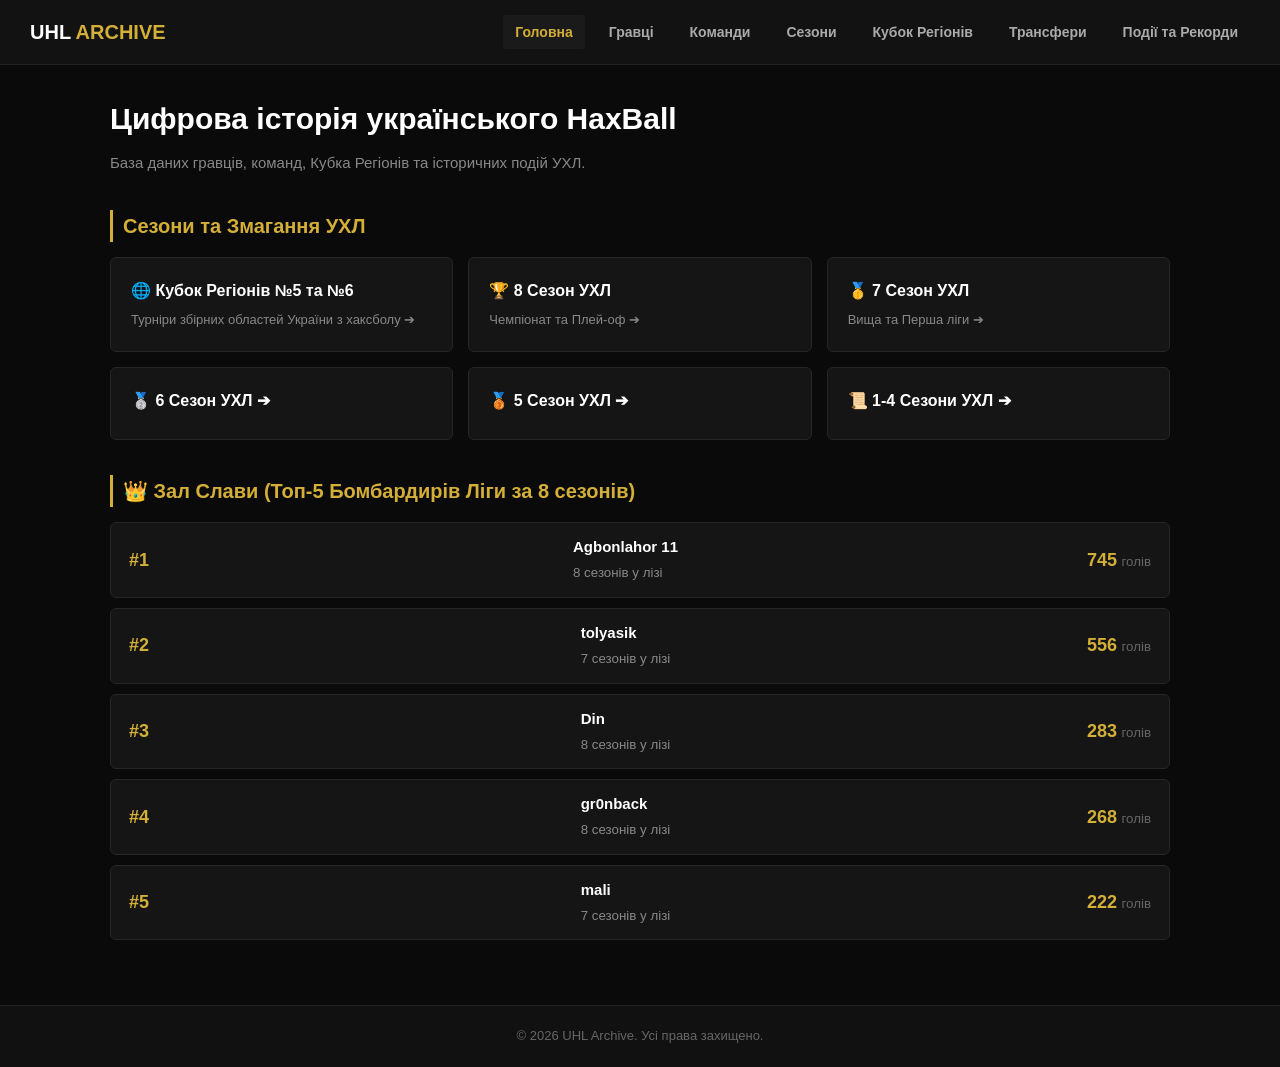
<file: index.html>
<!DOCTYPE html>
<html lang="uk">
<head>
    <meta charset="UTF-8">
    <meta http-equiv="Content-Type" content="text/html; charset=UTF-8">
    <meta name="viewport" content="width=device-width, initial-scale=1.0">
    <title>UHL ARCHIVE | Цифрова історія українського HaxBall</title>
    <style>
        * { box-sizing: border-box; margin: 0; padding: 0; }
        body { background-color: #0a0a0a; color: #e0e0e0; font-family: 'Segoe UI', Tahoma, Geneva, Verdana, sans-serif; line-height: 1.6; display: flex; flex-direction: column; min-height: 100vh; }
        .navbar { background: #121212; border-bottom: 1px solid #222; padding: 15px 30px; display: flex; justify-content: space-between; align-items: center; position: sticky; top: 0; z-index: 100; }
        .navbar .logo { font-size: 20px; font-weight: 800; color: #fff; }
        .navbar .logo span { color: #d4af37; }
        .navbar nav { display: flex; gap: 12px; }
        .navbar nav a { color: #aaa; text-decoration: none; font-size: 14px; font-weight: 600; padding: 6px 12px; border-radius: 4px; transition: 0.2s; }
        .navbar nav a:hover, .navbar nav a.active { color: #d4af37; background: #1a1a1a; }
        .container { max-width: 1100px; margin: 0 auto; padding: 30px 20px; flex: 1; width: 100%; }
        .hero { margin-bottom: 35px; }
        .hero h1 { font-size: 30px; color: #fff; margin-bottom: 8px; }
        .hero p { color: #888; font-size: 15px; }
        .section { margin-bottom: 35px; }
        .section h2 { color: #d4af37; font-size: 20px; margin-bottom: 15px; border-left: 3px solid #d4af37; padding-left: 10px; }
        .card-grid { display: grid; grid-template-columns: repeat(auto-fill, minmax(260px, 1fr)); gap: 15px; }
        .card { background: #151515; border: 1px solid #262626; border-radius: 6px; padding: 20px; text-decoration: none; color: inherit; display: block; transition: 0.2s; }
        .card:hover { border-color: #d4af37; background: #1c1c1c; transform: translateY(-2px); }
        .card h3 { color: #fff; font-size: 16px; margin-bottom: 6px; }
        .card p { color: #888; font-size: 13px; }
        .player-card-mini { background: #151515; border: 1px solid #262626; border-radius: 6px; padding: 12px 18px; display: flex; align-items: center; justify-content: space-between; margin-bottom: 10px; }
        .player-card-mini .rank { font-size: 18px; font-weight: 800; color: #d4af37; width: 35px; }
        .player-card-mini .info strong { display: block; font-size: 15px; color: #fff; }
        footer { background: #111; border-top: 1px solid #222; text-align: center; padding: 20px; color: #666; font-size: 13px; }
    </style>
</head>
<body>
    <header class="navbar">
        <div class="logo">UHL <span>ARCHIVE</span></div>
        <nav>
            <a href="index.html" class="active">Головна</a>
            <a href="players.html">Гравці</a>
            <a href="teams.html">Команди</a>
            <a href="seasons.html">Сезони</a>
            <a href="regions.html">Кубок Регіонів</a>
            <a href="transfers.html">Трансфери</a>
            <a href="events.html">Події та Рекорди</a>
        </nav>
    </header>

    <main class="container">
        <div class="hero">
            <h1>Цифрова історія українського HaxBall</h1>
            <p>База даних гравців, команд, Кубка Регіонів та історичних подій УХЛ.</p>
        </div>

        <section class="section">
            <h2>Сезони та Змагання УХЛ</h2>
            <div class="card-grid">
                <a href="regions.html" class="card">
                    <h3>🌐 Кубок Регіонів №5 та №6</h3>
                    <p>Турніри збірних областей України з хаксболу ➔</p>
                </a>
                <a href="seasons.html" class="card">
                    <h3>🏆 8 Сезон УХЛ</h3>
                    <p>Чемпіонат та Плей-оф ➔</p>
                </a>
                <a href="seasons.html" class="card">
                    <h3>🥇 7 Сезон УХЛ</h3>
                    <p>Вища та Перша ліги ➔</p>
                </a>
                <a href="seasons.html" class="card">
                    <h3>🥈 6 Сезон УХЛ ➔</h3>
                </a>
                <a href="seasons.html" class="card">
                    <h3>🥉 5 Сезон УХЛ ➔</h3>
                </a>
                <a href="seasons.html" class="card">
                    <h3>📜 1-4 Сезони УХЛ ➔</h3>
                </a>
            </div>
        </section>

        <section class="section">
            <h2>👑 Зал Слави (Топ-5 Бомбардирів Ліги за 8 сезонів)</h2>
            <div class="player-card-mini">
                <div class="rank">#1</div>
                <div class="info"><strong>Agbonlahor 11</strong><small style="color: #888;">8 сезонів у лізі</small></div>
                <div><span style="color: #d4af37; font-weight: bold; font-size: 18px;">745</span> <small style="color: #666;">голів</small></div>
            </div>
            <div class="player-card-mini">
                <div class="rank">#2</div>
                <div class="info"><strong>tolyasik</strong><small style="color: #888;">7 сезонів у лізі</small></div>
                <div><span style="color: #d4af37; font-weight: bold; font-size: 18px;">556</span> <small style="color: #666;">голів</small></div>
            </div>
            <div class="player-card-mini">
                <div class="rank">#3</div>
                <div class="info"><strong>Din</strong><small style="color: #888;">8 сезонів у лізі</small></div>
                <div><span style="color: #d4af37; font-weight: bold; font-size: 18px;">283</span> <small style="color: #666;">голів</small></div>
            </div>
            <div class="player-card-mini">
                <div class="rank">#4</div>
                <div class="info"><strong>gr0nback</strong><small style="color: #888;">8 сезонів у лізі</small></div>
                <div><span style="color: #d4af37; font-weight: bold; font-size: 18px;">268</span> <small style="color: #666;">голів</small></div>
            </div>
            <div class="player-card-mini">
                <div class="rank">#5</div>
                <div class="info"><strong>mali</strong><small style="color: #888;">7 сезонів у лізі</small></div>
                <div><span style="color: #d4af37; font-weight: bold; font-size: 18px;">222</span> <small style="color: #666;">голів</small></div>
            </div>
        </section>
    </main>

    <footer>
        <p>© 2026 UHL Archive. Усі права захищено.</p>
    </footer>
</body>
</html>
</file>
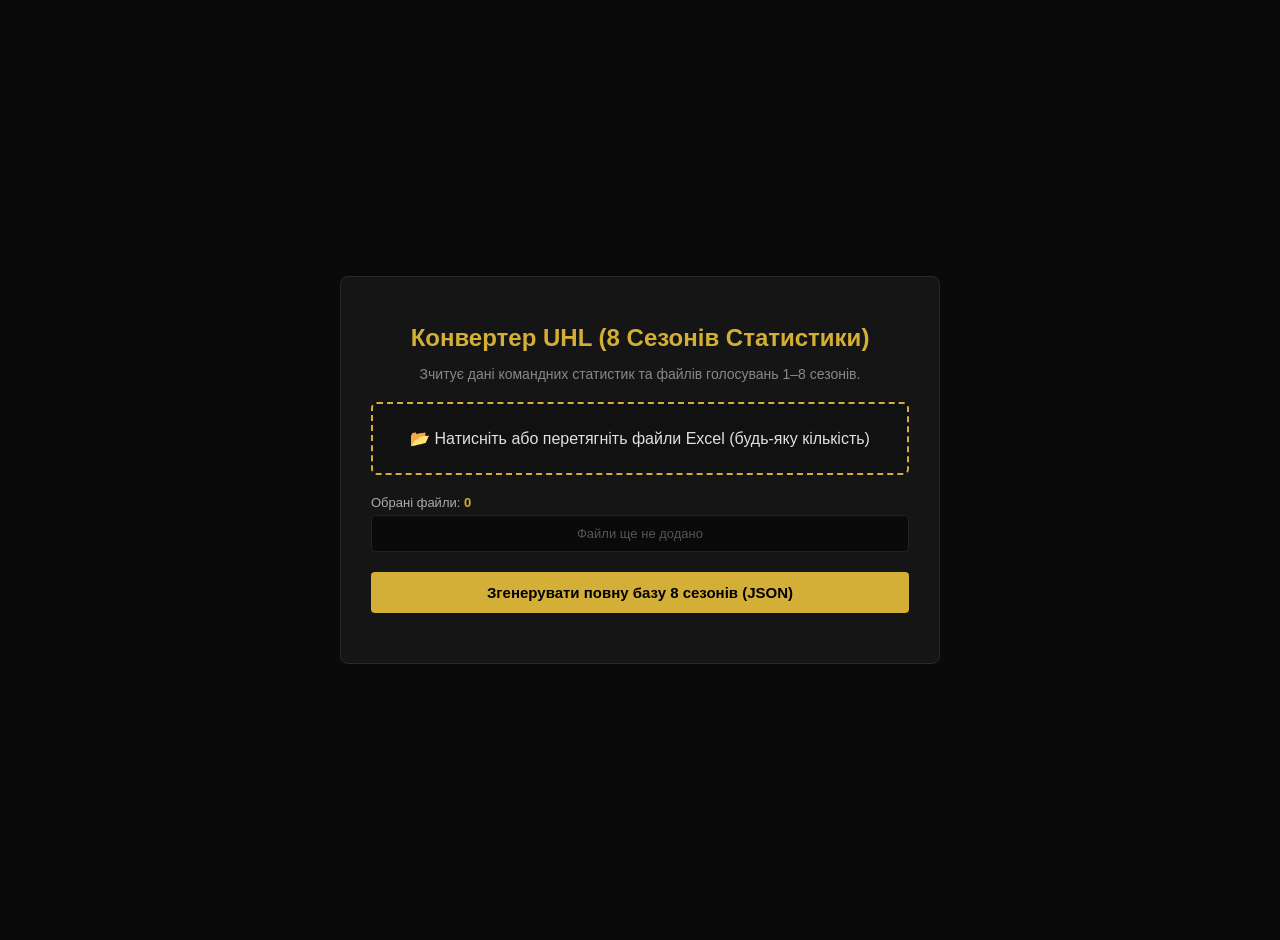
<file: converter.html>
<!DOCTYPE html>
<html lang="uk">
<head>
    <meta charset="UTF-8">
    <meta http-equiv="Content-Type" content="text/html; charset=UTF-8">
    <meta name="viewport" content="width=device-width, initial-scale=1.0">
    <title>UHL ARCHIVE | Розумний Конвертер 8 Сезонів</title>
    <style>
        body { background: #0a0a0a; color: #e0e0e0; font-family: 'Segoe UI', sans-serif; display: flex; justify-content: center; align-items: center; min-height: 100vh; margin: 0; padding: 20px; }
        .card { background: #151515; padding: 30px; border: 1px solid #2a2a2a; border-radius: 8px; width: 100%; max-width: 600px; text-align: center; box-sizing: border-box; }
        h1 { color: #d4af37; margin-bottom: 10px; font-size: 24px; }
        .drop-zone { border: 2px dashed #d4af37; padding: 25px; border-radius: 6px; background: #111; margin: 20px 0; cursor: pointer; transition: 0.2s; }
        .drop-zone:hover { background: #1a1a1a; border-color: #f1c40f; }
        .file-list { text-align: left; background: #0a0a0a; border: 1px solid #222; border-radius: 4px; max-height: 180px; overflow-y: auto; padding: 10px; margin-bottom: 20px; font-size: 13px; }
        .file-item { display: flex; justify-content: space-between; padding: 4px 0; border-bottom: 1px solid #1a1a1a; }
        button { background: #d4af37; color: #000; border: none; padding: 12px 20px; font-size: 15px; cursor: pointer; font-weight: bold; border-radius: 4px; width: 100%; }
        button:hover { background: #f1c40f; }
        #log { margin-top: 20px; color: #888; font-size: 13px; white-space: pre-wrap; text-align: left; max-height: 180px; overflow-y: auto; }
    </style>
    <script src="https://cdn.sheetjs.com/xlsx-latest/package/dist/xlsx.full.min.js"></script>
</head>
<body>
    <div class="card">
        <h1>Конвертер UHL (8 Сезонів Статистики)</h1>
        <p style="color: #888; font-size: 14px;">Зчитує дані командних статистик та файлів голосувань 1–8 сезонів.</p>

        <div class="drop-zone" onclick="document.getElementById('fileInput').click()" id="dropZone">
            📂 Натисніть або перетягніть файли Excel (будь-яку кількість)
            <input type="file" id="fileInput" multiple accept=".xlsx, .xls" style="display:none;" onchange="addFiles(this.files)">
        </div>

        <div style="text-align:left; margin-bottom: 5px; font-size: 13px; color: #aaa;">
            Обрані файли: <strong id="fileCount" style="color: #d4af37;">0</strong>
        </div>
        <div class="file-list" id="fileListContainer">
            <div style="color: #555; text-align:center;">Файли ще не додано</div>
        </div>
        
        <button onclick="processAllFiles()">Згенерувати повну базу 8 сезонів (JSON)</button>
        <div id="log"></div>
    </div>

    <script>
        let accumulatedFiles = [];

        function addFiles(files) {
            for (let f of files) {
                if (!accumulatedFiles.some(e => e.name === f.name && e.size === f.size)) accumulatedFiles.push(f);
            }
            renderFileList();
        }

        function renderFileList() {
            const container = document.getElementById('fileListContainer');
            document.getElementById('fileCount').innerText = accumulatedFiles.length;
            if (accumulatedFiles.length === 0) {
                container.innerHTML = '<div style="color: #555; text-align:center;">Файли ще не додано</div>';
                return;
            }
            container.innerHTML = accumulatedFiles.map((f, i) => `<div class="file-item"><span>📄 ${f.name}</span></div>`).join('');
        }

        function isValidPlayerName(name) {
            if (!name || typeof name !== 'string') return false;
            const str = name.trim();
            if (!str) return false;
            const lower = str.toLowerCase();
            const junk = ['місце', 'назва', 'результати', 'гравець', 'команда', 'кількість балів', 'чемпіонат:', 'кубок:', 'перша ліга', 'вища ліга', 'тест', 'сума', 'статистика', 'загальна', 'unnamed', '00:00:00'];
            for (let kw of junk) if (lower.includes(kw)) return false;
            if (/^\d+(\.\d+)?$/.test(str) && !['111', '69', '10', '50'].includes(str)) return false;
            if (/^\d{4}-\d{2}-\d{2}/.test(str)) return false;
            return true;
        }

        async function processAllFiles() {
            const log = document.getElementById('log');
            if (accumulatedFiles.length === 0) { log.innerText = "❌ Будь ласка, додайте файли Excel."; return; }

            log.innerText = `⏳ Зчитування та обробка всіх 8 сезонів...\n`;
            const playersDb = {};
            let pCounter = 1;

            function addPlayerStat(name, g=0, a=0, cs=0, season="", team="") {
                const clean = name.trim();
                let pid = null;
                for (let [k, v] of Object.entries(playersDb)) {
                    if (v.name.toLowerCase() === clean.toLowerCase()) { pid = k; break; }
                }
                if (!pid) {
                    pid = 'p' + pCounter++;
                    playersDb[pid] = { name: clean, current_team: team || "", stats: { matches: 0, goals: 0, assists: 0, cs: 0 }, history: [] };
                }
                playersDb[pid].stats.goals += parseInt(g) || 0;
                playersDb[pid].stats.assists += parseInt(a) || 0;
                playersDb[pid].stats.cs += parseInt(cs) || 0;
                if (team && !playersDb[pid].current_team) playersDb[pid].current_team = team;
                if (season) {
                    const h = team ? `${season}: ${team}` : season;
                    if (!playersDb[pid].history.includes(h)) playersDb[pid].history.push(h);
                }
            }

            for (const file of accumulatedFiles) {
                if (file.name.includes("інформація")) continue;
                log.innerText += `📂 Обробка: ${file.name}...\n`;
                const buffer = await file.arrayBuffer();
                const workbook = XLSX.read(buffer);

                let seasonNum = "1";
                const match = file.name.match(/\d+/);
                if (match) seasonNum = match[0];

                const seasonLabel = `Сезон ${seasonNum}`;

                workbook.SheetNames.forEach(sheetName => {
                    if (['Загальні результати голосування', 'Загальна', 'Голи', 'Асисти', 'Сухі тайми'].includes(sheetName)) return;

                    const sheet = workbook.Sheets[sheetName];
                    const data = XLSX.utils.sheet_to_json(sheet, {header: 1});

                    data.forEach(row => {
                        if (!row) return;

                        // Зчитування стандартних статистичних листів (UHL 2, UHL 3)
                        if (row[2] && isValidPlayerName(row[2].toString())) {
                            const pname = row[2].toString();
                            const g = parseInt(row[5] || row[6]) || 0;
                            const a = parseInt(row[8] || row[10]) || 0;
                            const cs = parseInt(row[11] || row[14]) || 0;
                            if (g || a || cs) addPlayerStat(pname, g, a, cs, seasonLabel, sheetName);
                        }

                        // Зчитування з листів голосувань (Сезони 4-8, ліва таблиця)
                        if (row[3] && isValidPlayerName(row[3].toString())) {
                            const pname = row[3].toString();
                            const g = parseInt(row[4]) || 0;
                            const a = parseInt(row[5]) || 0;
                            const cs = parseInt(row[6]) || 0;
                            if (g || a || cs) addPlayerStat(pname, g, a, cs, seasonLabel);
                        }

                        // Зчитування з листів голосувань (Перша ліга, права таблиця)
                        if (row[17] && isValidPlayerName(row[17].toString())) {
                            const pname = row[17].toString();
                            const g = parseInt(row[18]) || 0;
                            const a = parseInt(row[19]) || 0;
                            const cs = parseInt(row[20]) || 0;
                            if (g || a || cs) addPlayerStat(pname, g, a, cs, seasonLabel);
                        }
                    });
                });
            }

            const jsonString = JSON.stringify({ players: playersDb }, null, 2);
            const blob = new Blob([jsonString], { type: "application/json" });
            const link = document.createElement("a");
            link.href = URL.createObjectURL(blob);
            link.download = "database.json";
            link.click();

            log.innerText += `\n✅ Успішно! Згенеровано базу даних 8 сезонів (${Object.keys(playersDb).length} гравців).\nЗавантажується database.json...`;
        }
    </script>
</body>
</html>
</file>
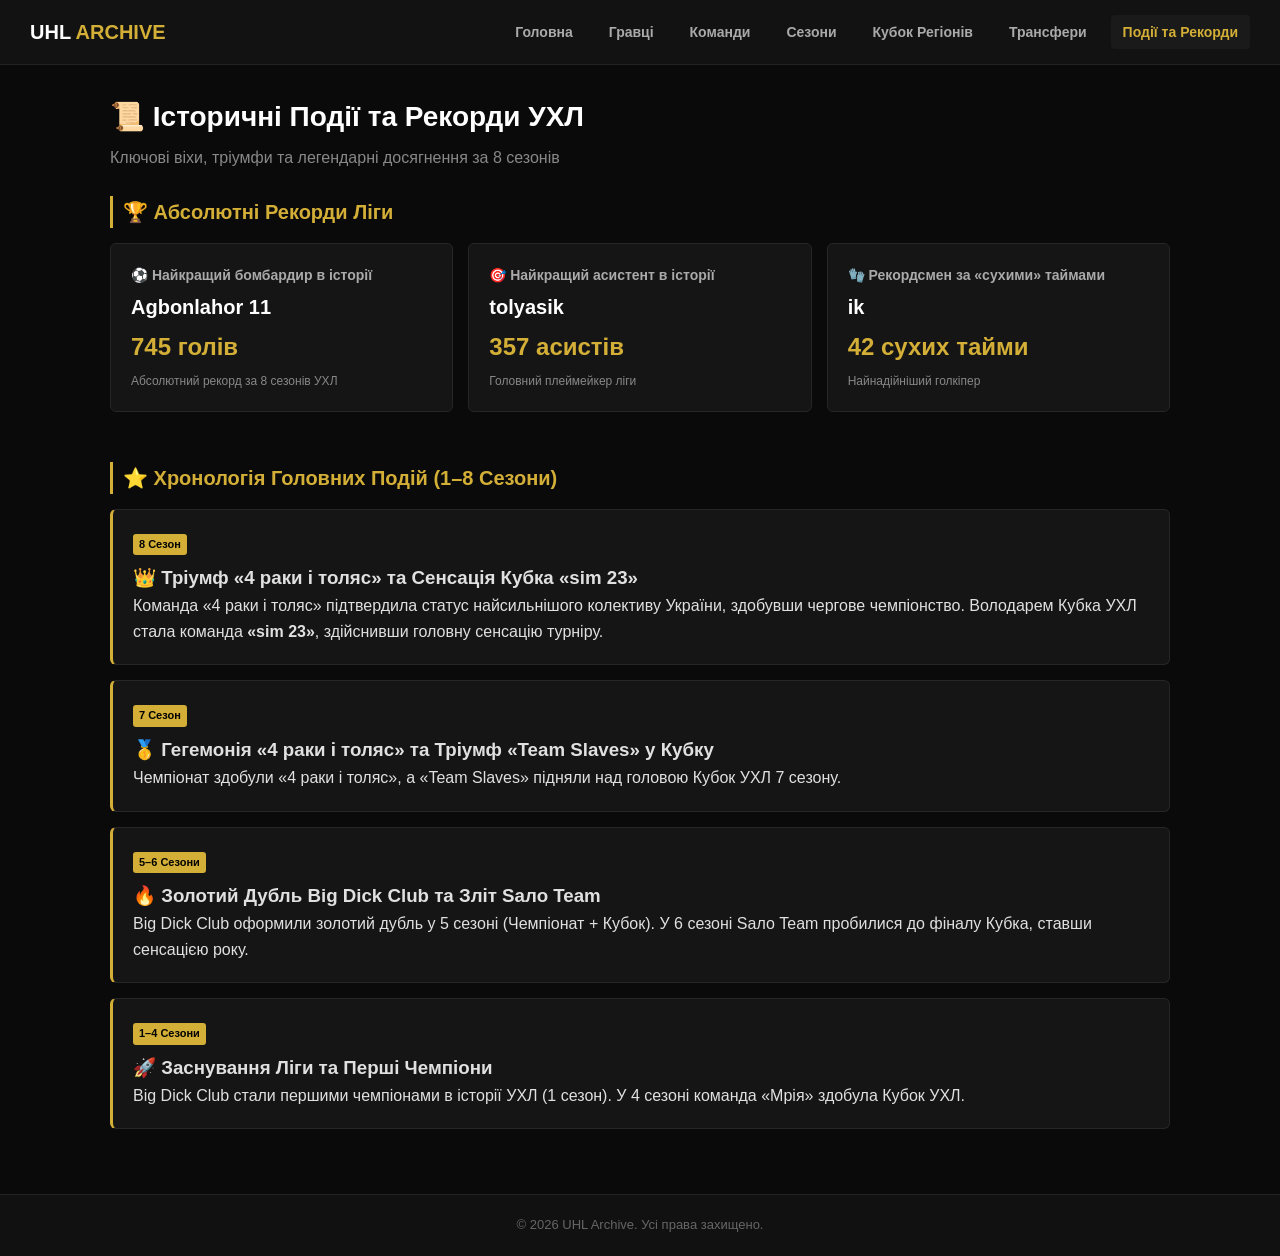
<file: events.html>
<!DOCTYPE html>
<html lang="uk">
<head>
    <meta charset="UTF-8">
    <meta http-equiv="Content-Type" content="text/html; charset=UTF-8">
    <meta name="viewport" content="width=device-width, initial-scale=1.0">
    <title>UHL ARCHIVE | Події та Рекорди</title>
    <style>
        * { box-sizing: border-box; margin: 0; padding: 0; }
        body { background-color: #0a0a0a; color: #e0e0e0; font-family: 'Segoe UI', Tahoma, Geneva, Verdana, sans-serif; line-height: 1.6; display: flex; flex-direction: column; min-height: 100vh; }
        .navbar { background: #121212; border-bottom: 1px solid #222; padding: 15px 30px; display: flex; justify-content: space-between; align-items: center; position: sticky; top: 0; z-index: 100; }
        .navbar .logo { font-size: 20px; font-weight: 800; color: #fff; }
        .navbar .logo span { color: #d4af37; }
        .navbar nav { display: flex; gap: 12px; }
        .navbar nav a { color: #aaa; text-decoration: none; font-size: 14px; font-weight: 600; padding: 6px 12px; border-radius: 4px; transition: 0.2s; }
        .navbar nav a:hover, .navbar nav a.active { color: #d4af37; background: #1a1a1a; }
        .container { max-width: 1100px; margin: 0 auto; padding: 30px 20px; flex: 1; width: 100%; }
        .page-header { margin-bottom: 25px; }
        .page-header h1 { font-size: 28px; color: #fff; margin-bottom: 5px; }
        .section { margin-bottom: 35px; }
        .section h2 { color: #d4af37; font-size: 20px; margin-bottom: 15px; border-left: 3px solid #d4af37; padding-left: 10px; }
        .card-grid { display: grid; grid-template-columns: repeat(auto-fill, minmax(280px, 1fr)); gap: 15px; }
        .card { background: #151515; border: 1px solid #262626; border-radius: 6px; padding: 20px; margin-bottom: 15px; }
        .record-holder { font-size: 20px; font-weight: 800; color: #fff; margin: 5px 0; }
        .record-value { font-size: 24px; font-weight: 800; color: #d4af37; }
        .season-tag { background: #d4af37; color: #000; font-weight: bold; font-size: 11px; padding: 2px 6px; border-radius: 3px; display: inline-block; margin-bottom: 8px; }
        footer { background: #111; border-top: 1px solid #222; text-align: center; padding: 20px; color: #666; font-size: 13px; }
    </style>
</head>
<body>
    <header class="navbar">
        <div class="logo">UHL <span>ARCHIVE</span></div>
        <nav>
            <a href="index.html">Головна</a>
            <a href="players.html">Гравці</a>
            <a href="teams.html">Команди</a>
            <a href="seasons.html">Сезони</a>
            <a href="regions.html">Кубок Регіонів</a>
            <a href="transfers.html">Трансфери</a>
            <a href="events.html" class="active">Події та Рекорди</a>
        </nav>
    </header>

    <main class="container">
        <div class="page-header">
            <h1>📜 Історичні Події та Рекорди УХЛ</h1>
            <p style="color: #888;">Ключові віхи, тріумфи та легендарні досягнення за 8 сезонів</p>
        </div>

        <section class="section">
            <h2>🏆 Абсолютні Рекорди Ліги</h2>
            <div class="card-grid">
                <div class="card">
                    <h3 style="color:#aaa; font-size:14px;">⚽ Найкращий бомбардир в історії</h3>
                    <div class="record-holder">Agbonlahor 11</div>
                    <div class="record-value">745 голів</div>
                    <p style="color: #888; font-size: 12px; margin-top:5px;">Абсолютний рекорд за 8 сезонів УХЛ</p>
                </div>
                <div class="card">
                    <h3 style="color:#aaa; font-size:14px;">🎯 Найкращий асистент в історії</h3>
                    <div class="record-holder">tolyasik</div>
                    <div class="record-value">357 асистів</div>
                    <p style="color: #888; font-size: 12px; margin-top:5px;">Головний плеймейкер ліги</p>
                </div>
                <div class="card">
                    <h3 style="color:#aaa; font-size:14px;">🧤 Рекордсмен за «сухими» таймами</h3>
                    <div class="record-holder">ik</div>
                    <div class="record-value">42 сухих тайми</div>
                    <p style="color: #888; font-size: 12px; margin-top:5px;">Найнадійніший голкіпер</p>
                </div>
            </div>
        </section>

        <section class="section">
            <h2>⭐ Хронологія Головних Подій (1–8 Сезони)</h2>
            <div class="card" style="border-left: 3px solid #d4af37;">
                <span class="season-tag">8 Сезон</span>
                <h3>👑 Тріумф «4 раки і толяс» та Сенсація Кубка «sim 23»</h3>
                <p>Команда «4 раки і толяс» підтвердила статус найсильнішого колективу України, здобувши чергове чемпіонство. Володарем Кубка УХЛ стала команда <strong>«sim 23»</strong>, здійснивши головну сенсацію турніру.</p>
            </div>

            <div class="card" style="border-left: 3px solid #d4af37;">
                <span class="season-tag">7 Сезон</span>
                <h3>🥇 Гегемонія «4 раки і толяс» та Тріумф «Team Slaves» у Кубку</h3>
                <p>Чемпіонат здобули «4 раки і толяс», а «Team Slaves» підняли над головою Кубок УХЛ 7 сезону.</p>
            </div>

            <div class="card" style="border-left: 3px solid #d4af37;">
                <span class="season-tag">5–6 Сезони</span>
                <h3>🔥 Золотий Дубль Big Dick Club та Зліт Sало Team</h3>
                <p>Big Dick Club оформили золотий дубль у 5 сезоні (Чемпіонат + Кубок). У 6 сезоні Sало Team пробилися до фіналу Кубка, ставши сенсацією року.</p>
            </div>

            <div class="card" style="border-left: 3px solid #d4af37;">
                <span class="season-tag">1–4 Сезони</span>
                <h3>🚀 Заснування Ліги та Перші Чемпіони</h3>
                <p>Big Dick Club стали першими чемпіонами в історії УХЛ (1 сезон). У 4 сезоні команда «Мрія» здобула Кубок УХЛ.</p>
            </div>
        </section>
    </main>

    <footer>
        <p>© 2026 UHL Archive. Усі права захищено.</p>
    </footer>
</body>
</html>
</file>
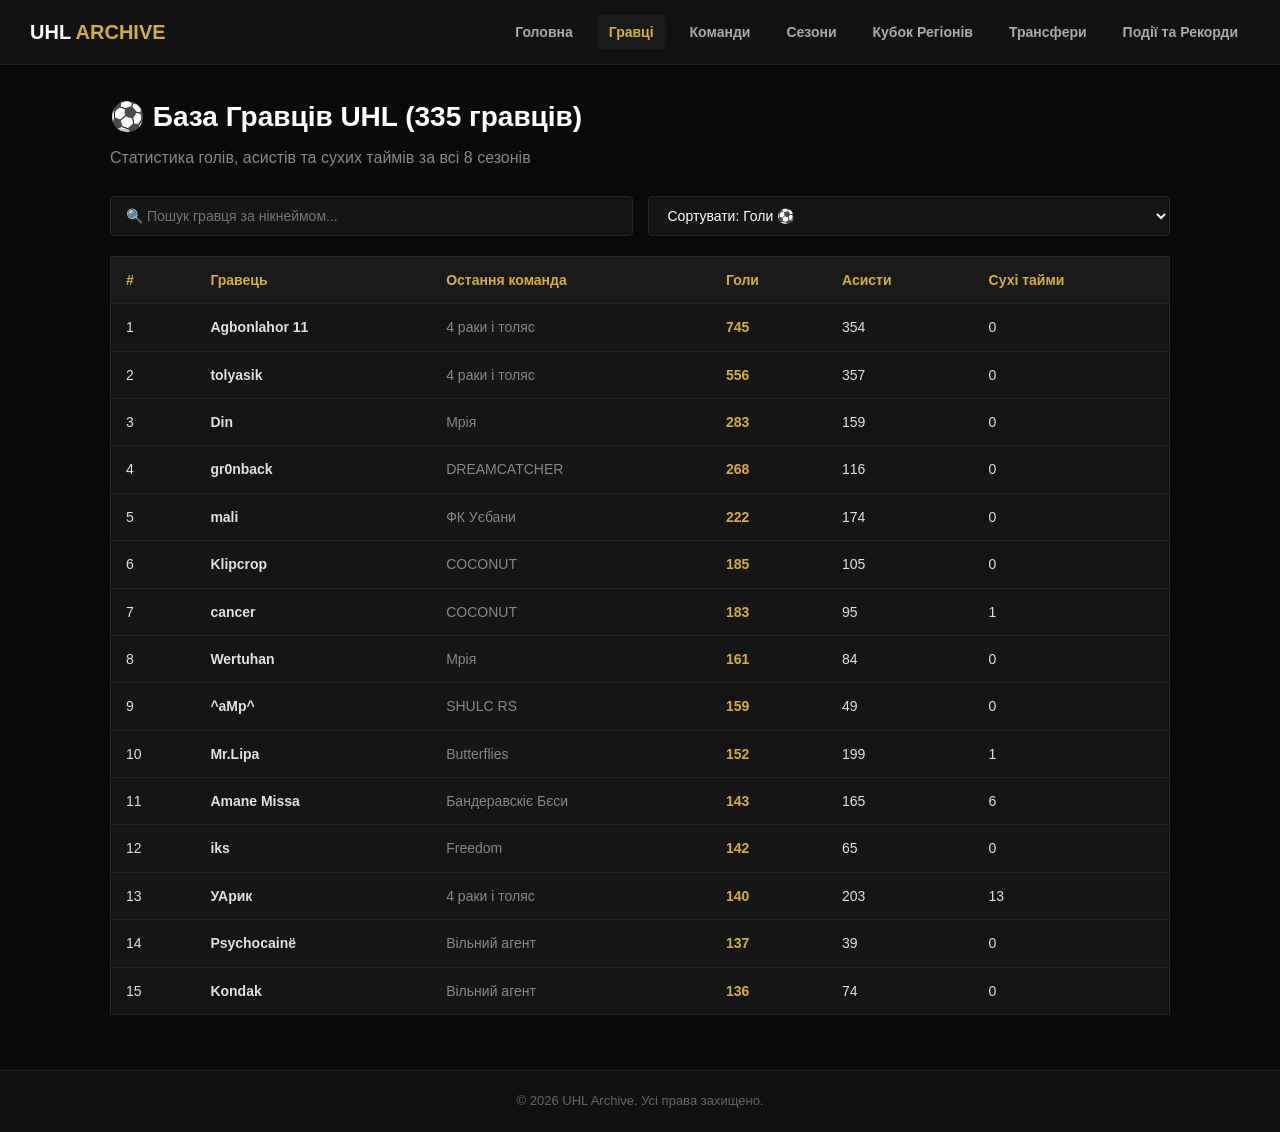
<file: players.html>
<!DOCTYPE html>
<html lang="uk">
<head>
    <meta charset="UTF-8">
    <meta http-equiv="Content-Type" content="text/html; charset=UTF-8">
    <meta name="viewport" content="width=device-width, initial-scale=1.0">
    <title>UHL ARCHIVE | Реєстр Гравців</title>
    <style>
        * { box-sizing: border-box; margin: 0; padding: 0; }
        body { background-color: #0a0a0a; color: #e0e0e0; font-family: 'Segoe UI', Tahoma, Geneva, Verdana, sans-serif; line-height: 1.6; display: flex; flex-direction: column; min-height: 100vh; }
        .navbar { background: #121212; border-bottom: 1px solid #222; padding: 15px 30px; display: flex; justify-content: space-between; align-items: center; position: sticky; top: 0; z-index: 100; }
        .navbar .logo { font-size: 20px; font-weight: 800; color: #fff; }
        .navbar .logo span { color: #d4af37; }
        .navbar nav { display: flex; gap: 12px; }
        .navbar nav a { color: #aaa; text-decoration: none; font-size: 14px; font-weight: 600; padding: 6px 12px; border-radius: 4px; transition: 0.2s; }
        .navbar nav a:hover, .navbar nav a.active { color: #d4af37; background: #1a1a1a; }
        .container { max-width: 1100px; margin: 0 auto; padding: 30px 20px; flex: 1; width: 100%; }
        .page-header { margin-bottom: 25px; }
        .page-header h1 { font-size: 28px; color: #fff; margin-bottom: 5px; }
        .controls-bar { display: flex; gap: 15px; margin-bottom: 20px; flex-wrap: wrap; }
        .controls-bar input, .controls-bar select { background: #151515; color: #fff; border: 1px solid #262626; padding: 10px 15px; border-radius: 4px; font-size: 14px; flex: 1; min-width: 200px; }
        .table-responsive { overflow-x: auto; margin-bottom: 25px; }
        .data-table { width: 100%; border-collapse: collapse; background: #151515; border: 1px solid #262626; border-radius: 6px; }
        .data-table th, .data-table td { padding: 12px 15px; text-align: left; border-bottom: 1px solid #222; font-size: 14px; }
        .data-table th { background: #1a1a1a; color: #d4af37; font-weight: 700; }
        .data-table tr:hover { background: #1c1c1c; }
        footer { background: #111; border-top: 1px solid #222; text-align: center; padding: 20px; color: #666; font-size: 13px; }
    </style>
</head>
<body>
    <header class="navbar">
        <div class="logo">UHL <span>ARCHIVE</span></div>
        <nav>
            <a href="index.html">Головна</a>
            <a href="players.html" class="active">Гравці</a>
            <a href="teams.html">Команди</a>
            <a href="seasons.html">Сезони</a>
            <a href="regions.html">Кубок Регіонів</a>
            <a href="transfers.html">Трансфери</a>
            <a href="events.html">Події та Рекорди</a>
        </nav>
    </header>

    <main class="container">
        <div class="page-header">
            <h1>⚽ База Гравців UHL (335 гравців)</h1>
            <p style="color: #888;">Статистика голів, асистів та сухих таймів за всі 8 сезонів</p>
        </div>

        <div class="controls-bar">
            <input type="text" id="player-search" placeholder="🔍 Пошук гравця за нікнеймом..." oninput="filterPlayers()">
            <select id="sort-select" onchange="filterPlayers()">
                <option value="goals">Сортувати: Голи ⚽</option>
                <option value="assists">Сортувати: Асисти 🎯</option>
                <option value="cs">Сортувати: Сухі тайми 🧤</option>
            </select>
        </div>

        <div class="table-responsive">
            <table class="data-table">
                <thead>
                    <tr>
                        <th>#</th>
                        <th>Гравець</th>
                        <th>Остання команда</th>
                        <th>Голи</th>
                        <th>Асисти</th>
                        <th>Сухі тайми</th>
                    </tr>
                </thead>
                <tbody id="players-list">
                    <!-- Завантажується автоматично JS нижче -->
                </tbody>
            </table>
        </div>
    </main>

    <footer>
        <p>© 2026 UHL Archive. Усі права захищено.</p>
    </footer>

    <script>
        const initialPlayers = [
            { name: "Agbonlahor 11", team: "4 раки і толяс", goals: 745, assists: 354, cs: 0 },
            { name: "tolyasik", team: "4 раки і толяс", goals: 556, assists: 357, cs: 0 },
            { name: "Din", team: "Мрія", goals: 283, assists: 159, cs: 0 },
            { name: "gr0nback", team: "DREAMCATCHER", goals: 268, assists: 116, cs: 0 },
            { name: "mali", team: "ФК Уєбани", goals: 222, assists: 174, cs: 0 },
            { name: "Klipcrop", team: "COCONUT", goals: 185, assists: 105, cs: 0 },
            { name: "cancer", team: "COCONUT", goals: 183, assists: 95, cs: 1 },
            { name: "Wertuhan", team: "Мрія", goals: 161, assists: 84, cs: 0 },
            { name: "^aMp^", team: "SHULC RS", goals: 159, assists: 49, cs: 0 },
            { name: "Mr.Lipa", team: "Butterflies", goals: 152, assists: 199, cs: 1 },
            { name: "Amane Missa", team: "Бандеравскіє Бєси", goals: 143, assists: 165, cs: 6 },
            { name: "iks", team: "Freedom", goals: 142, assists: 65, cs: 0 },
            { name: "УАрик", team: "4 раки і толяс", goals: 140, assists: 203, cs: 13 },
            { name: "Psychocainë", team: "Вільний агент", goals: 137, assists: 39, cs: 0 },
            { name: "Kondak", team: "Вільний агент", goals: 136, assists: 74, cs: 0 }
        ];

        function filterPlayers() {
            const q = document.getElementById('player-search').value.toLowerCase();
            const sortBy = document.getElementById('sort-select').value;

            let list = initialPlayers.filter(p => p.name.toLowerCase().includes(q));
            list.sort((a, b) => b[sortBy] - a[sortBy]);

            document.getElementById('players-list').innerHTML = list.map((p, i) => `
                <tr>
                    <td>${i + 1}</td>
                    <td><strong>${p.name}</strong></td>
                    <td style="color:#888;">${p.team}</td>
                    <td style="color:#d4af37; font-weight:bold;">${p.goals}</td>
                    <td>${p.assists}</td>
                    <td>${p.cs}</td>
                </tr>
            `).join('');
        }

        filterPlayers();
    </script>
</body>
</html>
</file>
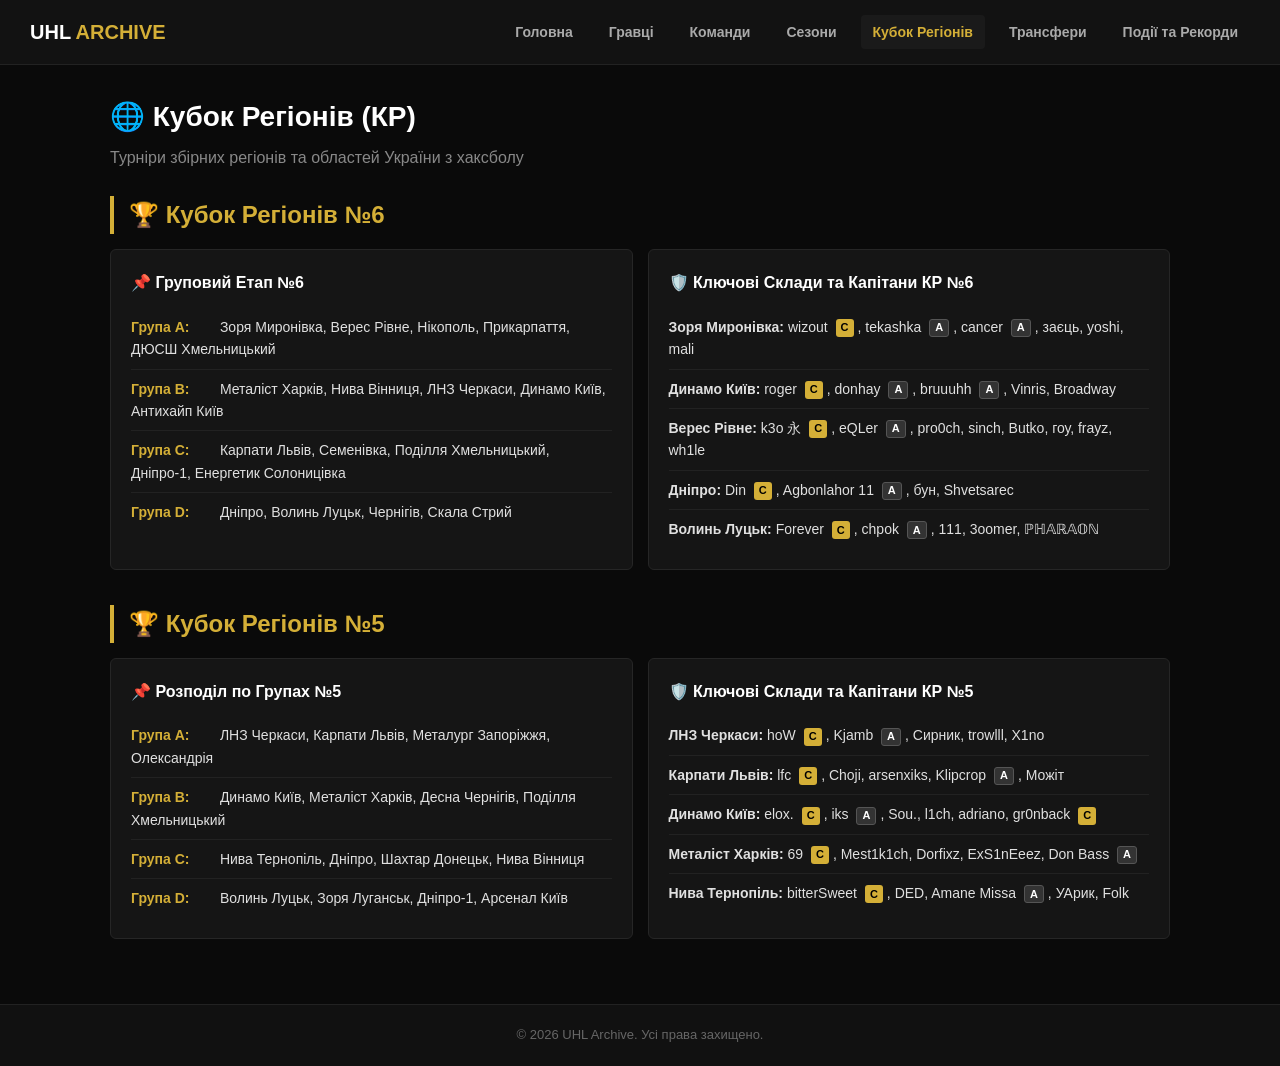
<file: regions.html>
<!DOCTYPE html>
<html lang="uk">
<head>
    <meta charset="UTF-8">
    <meta http-equiv="Content-Type" content="text/html; charset=UTF-8">
    <meta name="viewport" content="width=device-width, initial-scale=1.0">
    <title>UHL ARCHIVE | Кубок Регіонів</title>
    <style>
        * { box-sizing: border-box; margin: 0; padding: 0; }
        body { background-color: #0a0a0a; color: #e0e0e0; font-family: 'Segoe UI', Tahoma, Geneva, Verdana, sans-serif; line-height: 1.6; display: flex; flex-direction: column; min-height: 100vh; }
        .navbar { background: #121212; border-bottom: 1px solid #222; padding: 15px 30px; display: flex; justify-content: space-between; align-items: center; position: sticky; top: 0; z-index: 100; }
        .navbar .logo { font-size: 20px; font-weight: 800; color: #fff; }
        .navbar .logo span { color: #d4af37; }
        .navbar nav { display: flex; gap: 12px; }
        .navbar nav a { color: #aaa; text-decoration: none; font-size: 14px; font-weight: 600; padding: 6px 12px; border-radius: 4px; transition: 0.2s; }
        .navbar nav a:hover, .navbar nav a.active { color: #d4af37; background: #1a1a1a; }
        .container { max-width: 1100px; margin: 0 auto; padding: 30px 20px; flex: 1; width: 100%; }
        .page-header { margin-bottom: 25px; }
        .page-header h1 { font-size: 28px; color: #fff; margin-bottom: 5px; }
        .kr-section { margin-bottom: 35px; }
        .kr-header { border-left: 4px solid #d4af37; padding-left: 15px; margin-bottom: 15px; }
        .kr-grid { display: grid; grid-template-columns: repeat(auto-fit, minmax(320px, 1fr)); gap: 15px; }
        .card { background: #151515; border: 1px solid #262626; border-radius: 6px; padding: 20px; }
        .card h3 { color: #fff; font-size: 16px; margin-bottom: 12px; }
        .kr-list, .kr-roster-list { list-style: none; padding: 0; margin: 0; }
        .kr-list li, .kr-roster-list li { padding: 8px 0; border-bottom: 1px solid #222; font-size: 14px; }
        .kr-list li:last-child, .kr-roster-list li:last-child { border-bottom: none; }
        .kr-group-title { color: #d4af37; font-weight: bold; display: inline-block; min-width: 85px; }
        .kr-badge { display: inline-flex; align-items: center; justify-content: center; min-width: 18px; height: 18px; padding: 0 5px; font-size: 11px; font-weight: 800; border-radius: 3px; margin: 0 4px; vertical-align: middle; }
        .kr-badge-c { background: #d4af37; color: #000; }
        .kr-badge-a { background: #333; color: #fff; border: 1px solid #555; }
        footer { background: #111; border-top: 1px solid #222; text-align: center; padding: 20px; color: #666; font-size: 13px; }
    </style>
</head>
<body>
    <header class="navbar">
        <div class="logo">UHL <span>ARCHIVE</span></div>
        <nav>
            <a href="index.html">Головна</a>
            <a href="players.html">Гравці</a>
            <a href="teams.html">Команди</a>
            <a href="seasons.html">Сезони</a>
            <a href="regions.html" class="active">Кубок Регіонів</a>
            <a href="transfers.html">Трансфери</a>
            <a href="events.html">Події та Рекорди</a>
        </nav>
    </header>

    <main class="container">
        <div class="page-header">
            <h1>🌐 Кубок Регіонів (КР)</h1>
            <p style="color: #888;">Турніри збірних регіонів та областей України з хаксболу</p>
        </div>

        <!-- КУБОК РЕГІОНІВ №6 -->
        <section class="kr-section">
            <div class="kr-header">
                <h2 style="color:#d4af37;">🏆 Кубок Регіонів №6</h2>
            </div>
            
            <div class="kr-grid">
                <div class="card">
                    <h3>📌 Груповий Етап №6</h3>
                    <ul class="kr-list">
                        <li><span class="kr-group-title">Група A:</span> Зоря Миронівка, Верес Рівне, Нікополь, Прикарпаття, ДЮСШ Хмельницький</li>
                        <li><span class="kr-group-title">Група B:</span> Металіст Харків, Нива Вінниця, ЛНЗ Черкаси, Динамо Київ, Антихайп Київ</li>
                        <li><span class="kr-group-title">Група C:</span> Карпати Львів, Семенівка, Поділля Хмельницький, Дніпро-1, Енергетик Солоницівка</li>
                        <li><span class="kr-group-title">Група D:</span> Дніпро, Волинь Луцьк, Чернігів, Скала Стрий</li>
                    </ul>
                </div>

                <div class="card">
                    <h3>🛡️ Ключові Склади та Капітани КР №6</h3>
                    <ul class="kr-roster-list">
                        <li><strong>Зоря Миронівка:</strong> wizout <span class="kr-badge kr-badge-c">C</span>, tekashka <span class="kr-badge kr-badge-a">A</span>, cancer <span class="kr-badge kr-badge-a">A</span>, заєць, yoshi, mali</li>
                        <li><strong>Динамо Київ:</strong> roger <span class="kr-badge kr-badge-c">C</span>, donhay <span class="kr-badge kr-badge-a">A</span>, bruuuhh <span class="kr-badge kr-badge-a">A</span>, Vinris, Broadway</li>
                        <li><strong>Верес Рівне:</strong> k3o 永 <span class="kr-badge kr-badge-c">C</span>, eQLer <span class="kr-badge kr-badge-a">A</span>, pro0ch, sinch, Butko, гоу, frayz, wh1le</li>
                        <li><strong>Дніпро:</strong> Din <span class="kr-badge kr-badge-c">C</span>, Agbonlahor 11 <span class="kr-badge kr-badge-a">A</span>, бун, Shvetsarec</li>
                        <li><strong>Волинь Луцьк:</strong> Forever <span class="kr-badge kr-badge-c">C</span>, chpok <span class="kr-badge kr-badge-a">A</span>, 111, 3oomer, ℙℍ𝔸ℝ𝔸𝕆ℕ</li>
                    </ul>
                </div>
            </div>
        </section>

        <!-- КУБОК РЕГІОНІВ №5 -->
        <section class="kr-section">
            <div class="kr-header">
                <h2 style="color:#d4af37;">🏆 Кубок Регіонів №5</h2>
            </div>
            
            <div class="kr-grid">
                <div class="card">
                    <h3>📌 Розподіл по Групах №5</h3>
                    <ul class="kr-list">
                        <li><span class="kr-group-title">Група A:</span> ЛНЗ Черкаси, Карпати Львів, Металург Запоріжжя, Олександрія</li>
                        <li><span class="kr-group-title">Група B:</span> Динамо Київ, Металіст Харків, Десна Чернігів, Поділля Хмельницький</li>
                        <li><span class="kr-group-title">Група C:</span> Нива Тернопіль, Дніпро, Шахтар Донецьк, Нива Вінниця</li>
                        <li><span class="kr-group-title">Група D:</span> Волинь Луцьк, Зоря Луганськ, Дніпро-1, Арсенал Київ</li>
                    </ul>
                </div>

                <div class="card">
                    <h3>🛡️ Ключові Склади та Капітани КР №5</h3>
                    <ul class="kr-roster-list">
                        <li><strong>ЛНЗ Черкаси:</strong> hoW <span class="kr-badge kr-badge-c">C</span>, Kjamb <span class="kr-badge kr-badge-a">A</span>, Сирник, trowlll, X1no</li>
                        <li><strong>Карпати Львів:</strong> lfc <span class="kr-badge kr-badge-c">C</span>, Choji, arsenxiks, Klipcrop <span class="kr-badge kr-badge-a">A</span>, Можіт</li>
                        <li><strong>Динамо Київ:</strong> elox. <span class="kr-badge kr-badge-c">C</span>, iks <span class="kr-badge kr-badge-a">A</span>, Sou., l1ch, adriano, gr0nback <span class="kr-badge kr-badge-c">C</span></li>
                        <li><strong>Металіст Харків:</strong> 69 <span class="kr-badge kr-badge-c">C</span>, Mest1k1ch, Dorfixz, ExS1nEeez, Don Bass <span class="kr-badge kr-badge-a">A</span></li>
                        <li><strong>Нива Тернопіль:</strong> bitterSweet <span class="kr-badge kr-badge-c">C</span>, DED, Amane Missa <span class="kr-badge kr-badge-a">A</span>, УАрик, Folk</li>
                    </ul>
                </div>
            </div>
        </section>
    </main>

    <footer>
        <p>© 2026 UHL Archive. Усі права захищено.</p>
    </footer>
</body>
</html>
</file>
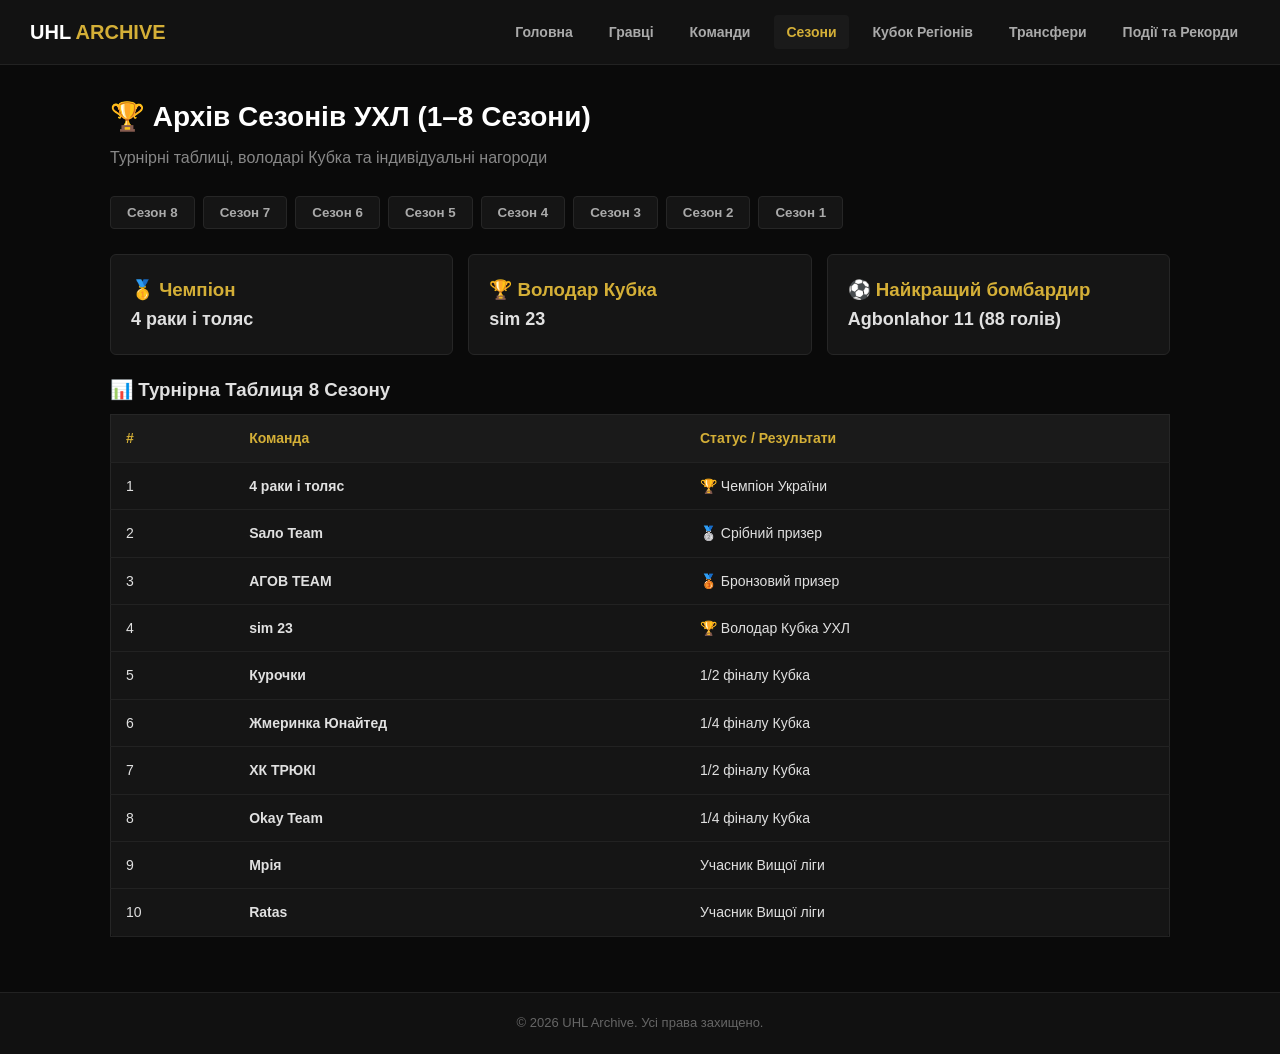
<file: seasons.html>
<!DOCTYPE html>
<html lang="uk">
<head>
    <meta charset="UTF-8">
    <meta http-equiv="Content-Type" content="text/html; charset=UTF-8">
    <meta name="viewport" content="width=device-width, initial-scale=1.0">
    <title>UHL ARCHIVE | Сезони та Турнірні Таблиці</title>
    <style>
        * { box-sizing: border-box; margin: 0; padding: 0; }
        body {
            background-color: #0a0a0a; color: #e0e0e0;
            font-family: 'Segoe UI', Tahoma, Geneva, Verdana, sans-serif;
            line-height: 1.6; display: flex; flex-direction: column; min-height: 100vh;
        }
        .navbar {
            background: #121212; border-bottom: 1px solid #222; padding: 15px 30px;
            display: flex; justify-content: space-between; align-items: center;
            position: sticky; top: 0; z-index: 100;
        }
        .navbar .logo { font-size: 20px; font-weight: 800; color: #fff; }
        .navbar .logo span { color: #d4af37; }
        .navbar nav { display: flex; gap: 12px; }
        .navbar nav a {
            color: #aaa; text-decoration: none; font-size: 14px; font-weight: 600;
            padding: 6px 12px; border-radius: 4px; transition: 0.2s;
        }
        .navbar nav a:hover, .navbar nav a.active { color: #d4af37; background: #1a1a1a; }

        .container { max-width: 1100px; margin: 0 auto; padding: 30px 20px; flex: 1; width: 100%; }
        .page-header { margin-bottom: 25px; }
        .page-header h1 { font-size: 28px; color: #fff; margin-bottom: 5px; }

        .filter-tabs { display: flex; gap: 8px; flex-wrap: wrap; margin-bottom: 25px; }
        .tab-btn {
            background: #151515; color: #aaa; border: 1px solid #262626; padding: 8px 16px;
            border-radius: 4px; cursor: pointer; font-weight: 600; transition: 0.2s;
        }
        .tab-btn:hover, .tab-btn.active { background: #d4af37; color: #000; border-color: #d4af37; }

        .table-responsive { overflow-x: auto; margin-bottom: 25px; }
        .data-table { width: 100%; border-collapse: collapse; background: #151515; border: 1px solid #262626; border-radius: 6px; }
        .data-table th, .data-table td { padding: 12px 15px; text-align: left; border-bottom: 1px solid #222; font-size: 14px; }
        .data-table th { background: #1a1a1a; color: #d4af37; font-weight: 700; }
        .data-table tr:hover { background: #1c1c1c; }

        .card-grid { display: grid; grid-template-columns: repeat(auto-fill, minmax(280px, 1fr)); gap: 15px; }
        .card { background: #151515; border: 1px solid #262626; border-radius: 6px; padding: 20px; }

        footer { background: #111; border-top: 1px solid #222; text-align: center; padding: 20px; color: #666; font-size: 13px; }
    </style>
</head>
<body>
    <header class="navbar">
        <div class="logo">UHL <span>ARCHIVE</span></div>
        <nav>
            <a href="index.html">Головна</a>
            <a href="players.html">Гравці</a>
            <a href="teams.html">Команди</a>
            <a href="seasons.html" class="active">Сезони</a>
            <a href="regions.html">Кубок Регіонів</a>
            <a href="transfers.html">Трансфери</a>
            <a href="events.html">Події та Рекорди</a>
        </nav>
    </header>

    <main class="container">
        <div class="page-header">
            <h1>🏆 Архів Сезонів УХЛ (1–8 Сезони)</h1>
            <p style="color: #888;">Турнірні таблиці, володарі Кубка та індивідуальні нагороди</p>
        </div>

        <div class="filter-tabs" id="season-selector">
            <button class="tab-btn active" onclick="showSeason('8', this)">Сезон 8</button>
            <button class="tab-btn" onclick="showSeason('7', this)">Сезон 7</button>
            <button class="tab-btn" onclick="showSeason('6', this)">Сезон 6</button>
            <button class="tab-btn" onclick="showSeason('5', this)">Сезон 5</button>
            <button class="tab-btn" onclick="showSeason('4', this)">Сезон 4</button>
            <button class="tab-btn" onclick="showSeason('3', this)">Сезон 3</button>
            <button class="tab-btn" onclick="showSeason('2', this)">Сезон 2</button>
            <button class="tab-btn" onclick="showSeason('1', this)">Сезон 1</button>
        </div>

        <div id="season-details-view">
            <!-- Вміст генерується через JS нижче -->
        </div>
    </main>

    <footer>
        <p>© 2026 UHL Archive. Усі права захищено.</p>
    </footer>

    <script>
        const seasonsFull = {
            "8": { champ: "4 раки і толяс", cup: "sim 23", scorer: "Agbonlahor 11 (88 голів)", teams: [
                { name: "4 раки і толяс", status: "🏆 Чемпіон України" },
                { name: "Sало Team", status: "🥈 Срібний призер" },
                { name: "АГОВ TEAM", status: "🥉 Бронзовий призер" },
                { name: "sim 23", status: "🏆 Володар Кубка УХЛ" },
                { name: "Курочки", status: "1/2 фіналу Кубка" },
                { name: "Жмеринка Юнайтед", status: "1/4 фіналу Кубка" },
                { name: "ХК ТРЮКІ", status: "1/2 фіналу Кубка" },
                { name: "Okay Team", status: "1/4 фіналу Кубка" },
                { name: "Мрія", status: "Учасник Вищої ліги" },
                { name: "Ratas", status: "Учасник Вищої ліги" }
            ]},
            "7": { champ: "4 раки і толяс", cup: "Team Slaves", scorer: "Agbonlahor 11 (82 голи)", teams: [
                { name: "4 раки і толяс", status: "🏆 Чемпіон України" },
                { name: "Team Slaves", status: "🏆 Володар Кубка УХЛ" },
                { name: "Sало Team", status: "🥉 3 місце" },
                { name: "Seluki", status: "4 місце" },
                { name: "Ratas", status: "5 місце" },
                { name: "Мрія", status: "6 місце" },
                { name: "Coconut", status: "7 місце" }
            ]},
            "6": { champ: "4 раки і толяс", cup: "4 раки і толяс", scorer: "Agbonlahor 11 (154 голів)", teams: [
                { name: "4 раки і толяс", status: "🏆 Золотий дубль (Чемпіон + Кубок)" },
                { name: "Team Slaves", status: "🥈 2 місце" },
                { name: "Warriors", status: "🥉 3 місце" },
                { name: "Sало Team", status: "🥈 Фіналіст Кубка" },
                { name: "Ratas", status: "5 місце" }
            ]},
            "5": { champ: "Big Dick Club", cup: "Big Dick Club", scorer: "Agbonlahor 11 (87 голів)", teams: [
                { name: "Big Dick Club", status: "🏆 Золотий дубль (Чемпіон + Кубок)" },
                { name: "4 раки і толяс", status: "🥈 2 місце" },
                { name: "Butterflies", status: "🥉 3 місце" },
                { name: "Пісочниця", status: "4 місце" }
            ]},
            "4": { champ: "4 раки і толяс", cup: "Мрія", scorer: "cancer (115 голів)", teams: [
                { name: "4 раки і толяс", status: "🏆 Чемпіон України" },
                { name: "Мрія", status: "🏆 Володар Кубка УХЛ" },
                { name: "Butterflies", status: "🥉 3 місце" },
                { name: "Seluki", status: "4 місце" }
            ]},
            "3": { champ: "4 раки і толяс", cup: "4 раки і толяс", scorer: "Agbonlahor 11 (114 голів)", teams: [
                { name: "4 раки і толяс", status: "🏆 Золотий дубль" },
                { name: "Мрія", status: "🥈 2 місце" },
                { name: "Butterflies", status: "🥉 3 місце" }
            ]},
            "2": { champ: "4 раки і толяс", cup: "4 раки і толяс", scorer: "^aMp^ (115 голів)", teams: [
                { name: "4 раки і толяс", status: "🏆 Золотий дубль" },
                { name: "Мрія", status: "🥈 2 місце" },
                { name: "ФК Уєбани", status: "🥉 3 місце" }
            ]},
            "1": { champ: "Big Dick Club", cup: "Big Dick Club", scorer: "iks (117 голів)", teams: [
                { name: "Big Dick Club", status: "🏆 Перший Чемпіон УХЛ" },
                { name: "Bulls", status: "🥈 2 місце" },
                { name: "Team Slaves", status: "🥉 3 місце" }
            ]}
        };

        function showSeason(sNum, btn) {
            document.querySelectorAll('.tab-btn').forEach(b => b.classList.remove('active'));
            if (btn) btn.classList.add('active');

            const s = seasonsFull[sNum];
            document.getElementById('season-details-view').innerHTML = `
                <div class="card-grid" style="margin-bottom:20px;">
                    <div class="card">
                        <h3 style="color:#d4af37;">🥇 Чемпіон</h3>
                        <p style="font-size:18px; font-weight:bold;">${s.champ}</p>
                    </div>
                    <div class="card">
                        <h3 style="color:#d4af37;">🏆 Володар Кубка</h3>
                        <p style="font-size:18px; font-weight:bold;">${s.cup}</p>
                    </div>
                    <div class="card">
                        <h3 style="color:#d4af37;">⚽ Найкращий бомбардир</h3>
                        <p style="font-size:18px; font-weight:bold;">${s.scorer}</p>
                    </div>
                </div>

                <h3>📊 Турнірна Таблиця ${sNum} Сезону</h3>
                <div class="table-responsive" style="margin-top:10px;">
                    <table class="data-table">
                        <thead><tr><th>#</th><th>Команда</th><th>Статус / Результати</th></tr></thead>
                        <tbody>
                            ${s.teams.map((t, i) => `<tr><td>${i+1}</td><td><strong>${t.name}</strong></td><td>${t.status}</td></tr>`).join('')}
                        </tbody>
                    </table>
                </div>
            `;
        }

        // Завантаження 8 сезону за замовчуванням
        showSeason('8');
    </script>
</body>
</html>
</file>
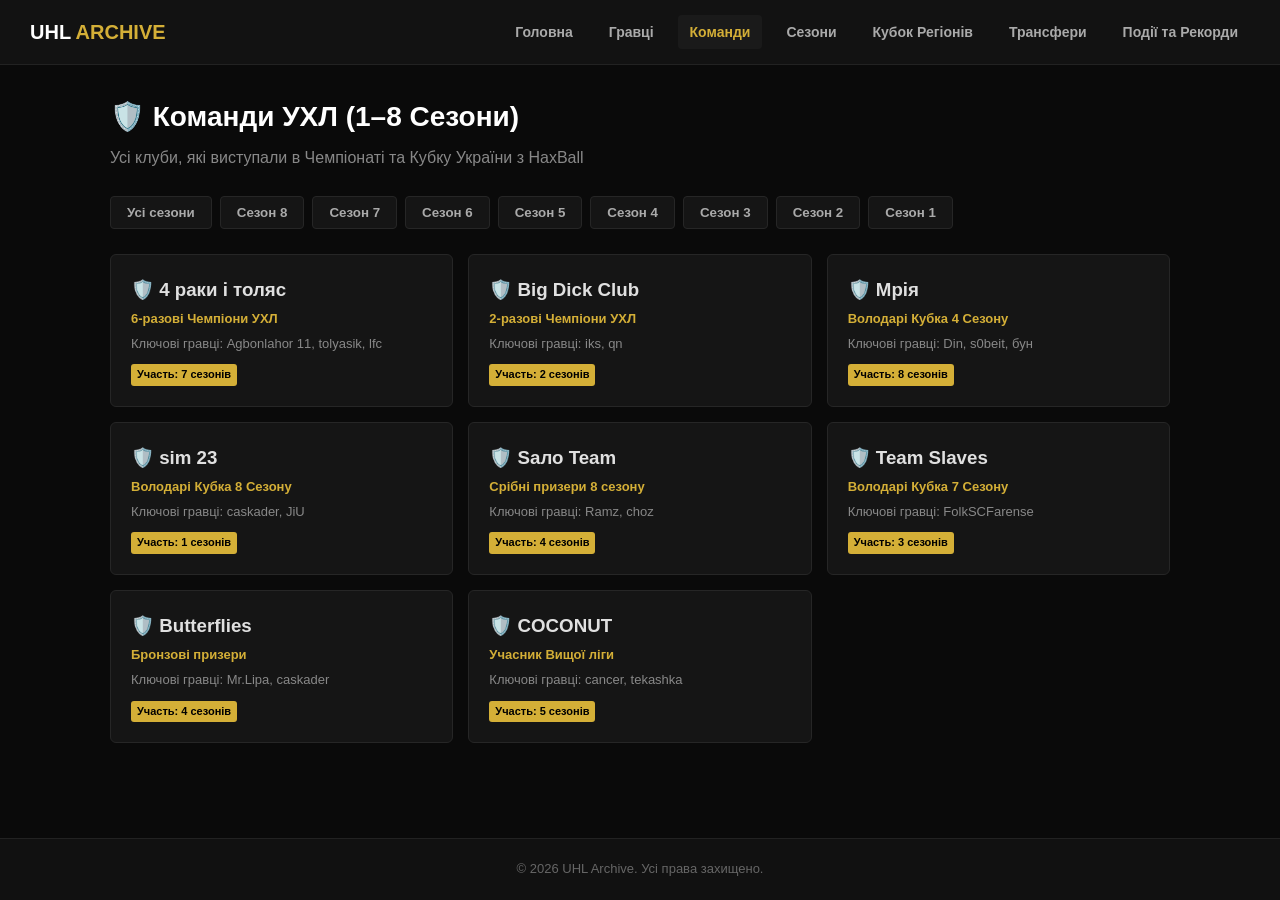
<file: teams.html>
<!DOCTYPE html>
<html lang="uk">
<head>
    <meta charset="UTF-8">
    <meta http-equiv="Content-Type" content="text/html; charset=UTF-8">
    <meta name="viewport" content="width=device-width, initial-scale=1.0">
    <title>UHL ARCHIVE | Команди Ліги</title>
    <style>
        * { box-sizing: border-box; margin: 0; padding: 0; }
        body { background-color: #0a0a0a; color: #e0e0e0; font-family: 'Segoe UI', Tahoma, Geneva, Verdana, sans-serif; line-height: 1.6; display: flex; flex-direction: column; min-height: 100vh; }
        .navbar { background: #121212; border-bottom: 1px solid #222; padding: 15px 30px; display: flex; justify-content: space-between; align-items: center; position: sticky; top: 0; z-index: 100; }
        .navbar .logo { font-size: 20px; font-weight: 800; color: #fff; }
        .navbar .logo span { color: #d4af37; }
        .navbar nav { display: flex; gap: 12px; }
        .navbar nav a { color: #aaa; text-decoration: none; font-size: 14px; font-weight: 600; padding: 6px 12px; border-radius: 4px; transition: 0.2s; }
        .navbar nav a:hover, .navbar nav a.active { color: #d4af37; background: #1a1a1a; }
        .container { max-width: 1100px; margin: 0 auto; padding: 30px 20px; flex: 1; width: 100%; }
        .page-header { margin-bottom: 25px; }
        .page-header h1 { font-size: 28px; color: #fff; margin-bottom: 5px; }
        .filter-tabs { display: flex; gap: 8px; flex-wrap: wrap; margin-bottom: 25px; }
        .tab-btn { background: #151515; color: #aaa; border: 1px solid #262626; padding: 8px 16px; border-radius: 4px; cursor: pointer; font-weight: 600; transition: 0.2s; }
        .tab-btn:hover, .tab-btn.active { background: #d4af37; color: #000; border-color: #d4af37; }
        .card-grid { display: grid; grid-template-columns: repeat(auto-fill, minmax(280px, 1fr)); gap: 15px; }
        .card { background: #151515; border: 1px solid #262626; border-radius: 6px; padding: 20px; }
        .season-tag { background: #d4af37; color: #000; font-weight: bold; font-size: 11px; padding: 2px 6px; border-radius: 3px; display: inline-block; margin-top: 10px; }
        footer { background: #111; border-top: 1px solid #222; text-align: center; padding: 20px; color: #666; font-size: 13px; }
    </style>
</head>
<body>
    <header class="navbar">
        <div class="logo">UHL <span>ARCHIVE</span></div>
        <nav>
            <a href="index.html">Головна</a>
            <a href="players.html">Гравці</a>
            <a href="teams.html" class="active">Команди</a>
            <a href="seasons.html">Сезони</a>
            <a href="regions.html">Кубок Регіонів</a>
            <a href="transfers.html">Трансфери</a>
            <a href="events.html">Події та Рекорди</a>
        </nav>
    </header>

    <main class="container">
        <div class="page-header">
            <h1>🛡️ Команди УХЛ (1–8 Сезони)</h1>
            <p style="color: #888;">Усі клуби, які виступали в Чемпіонаті та Кубку України з HaxBall</p>
        </div>

        <div class="filter-tabs">
            <button class="tab-btn active" onclick="filterTeams('all', this)">Усі сезони</button>
            <button class="tab-btn" onclick="filterTeams(8, this)">Сезон 8</button>
            <button class="tab-btn" onclick="filterTeams(7, this)">Сезон 7</button>
            <button class="tab-btn" onclick="filterTeams(6, this)">Сезон 6</button>
            <button class="tab-btn" onclick="filterTeams(5, this)">Сезон 5</button>
            <button class="tab-btn" onclick="filterTeams(4, this)">Сезон 4</button>
            <button class="tab-btn" onclick="filterTeams(3, this)">Сезон 3</button>
            <button class="tab-btn" onclick="filterTeams(2, this)">Сезон 2</button>
            <button class="tab-btn" onclick="filterTeams(1, this)">Сезон 1</button>
        </div>

        <div class="card-grid" id="teams-container">
            <!-- Генерується через JS нижче -->
        </div>
    </main>

    <footer>
        <p>© 2026 UHL Archive. Усі права захищено.</p>
    </footer>

    <script>
        const teamsList = [
            { name: "4 раки і толяс", seasons: [2,3,4,5,6,7,8], titles: "6-разові Чемпіони УХЛ", lead: "Agbonlahor 11, tolyasik, lfc" },
            { name: "Big Dick Club", seasons: [1, 5], titles: "2-разові Чемпіони УХЛ", lead: "iks, qn" },
            { name: "Мрія", seasons: [1,2,3,4,5,6,7,8], titles: "Володарі Кубка 4 Сезону", lead: "Din, s0beit, бун" },
            { name: "sim 23", seasons: [8], titles: "Володарі Кубка 8 Сезону", lead: "caskader, JiU" },
            { name: "Sало Team", seasons: [5,6,7,8], titles: "Срібні призери 8 сезону", lead: "Ramz, choz" },
            { name: "Team Slaves", seasons: [1,6,7], titles: "Володарі Кубка 7 Сезону", lead: "FolkSCFarense" },
            { name: "Butterflies", seasons: [2,3,4,5], titles: "Бронзові призери", lead: "Mr.Lipa, caskader" },
            { name: "COCONUT", seasons: [1,2,3,6,7], titles: "Учасник Вищої ліги", lead: "cancer, tekashka" }
        ];

        function filterTeams(s, btn) {
            document.querySelectorAll('.tab-btn').forEach(b => b.classList.remove('active'));
            if(btn) btn.classList.add('active');

            const filtered = s === 'all' ? teamsList : teamsList.filter(t => t.seasons.includes(parseInt(s)));
            document.getElementById('teams-container').innerHTML = filtered.map(t => `
                <div class="card">
                    <h3>🛡️ ${t.name}</h3>
                    <p style="color:#d4af37; font-weight:bold; font-size:13px; margin: 4px 0;">${t.titles}</p>
                    <p style="color:#888; font-size:13px;">Ключові гравці: ${t.lead}</p>
                    <div><span class="season-tag">Участь: ${t.seasons.length} сезонів</span></div>
                </div>
            `).join('');
        }

        filterTeams('all');
    </script>
</body>
</html>
</file>
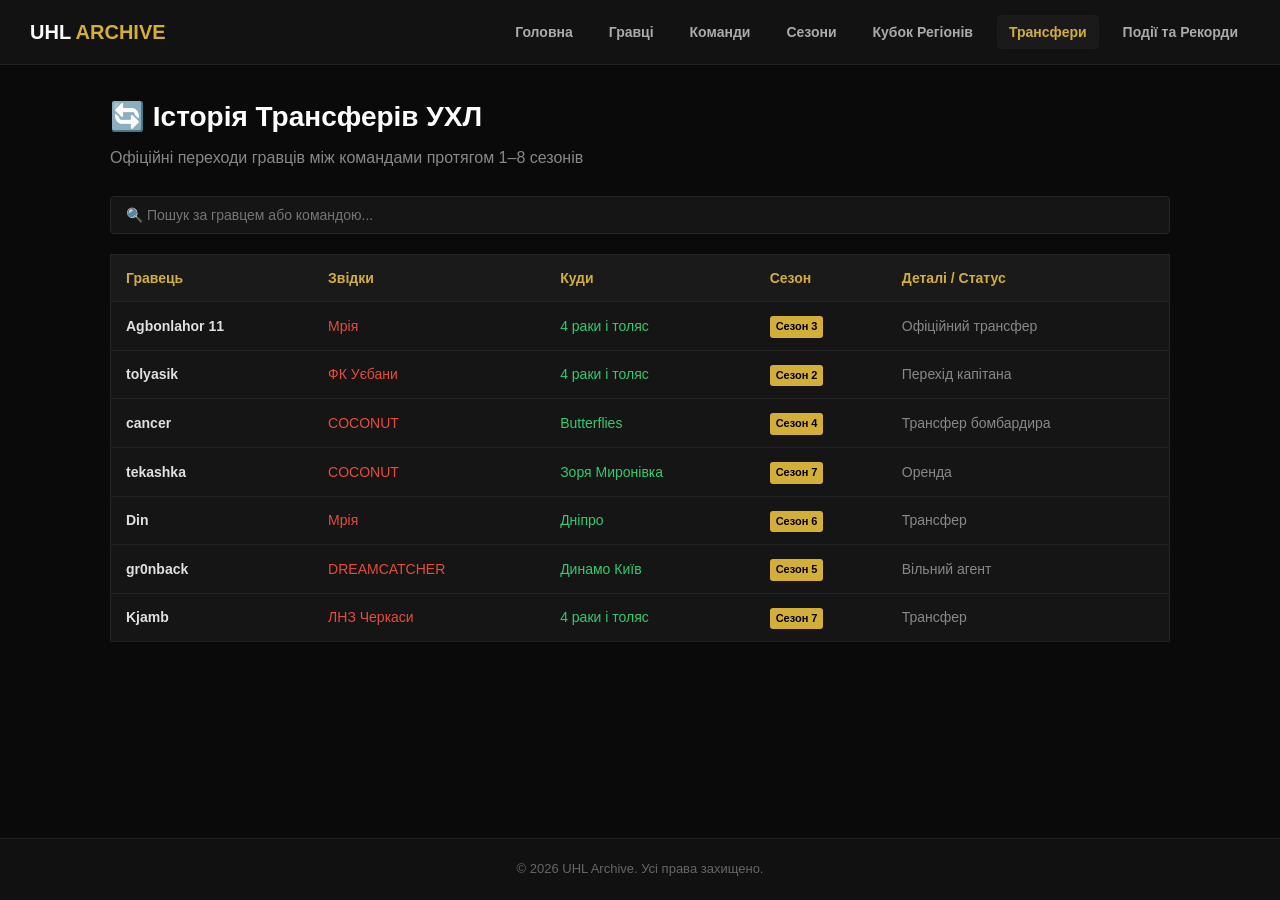
<file: transfers.html>
<!DOCTYPE html>
<html lang="uk">
<head>
    <meta charset="UTF-8">
    <meta http-equiv="Content-Type" content="text/html; charset=UTF-8">
    <meta name="viewport" content="width=device-width, initial-scale=1.0">
    <title>UHL ARCHIVE | Історія Трансферів</title>
    <style>
        * { box-sizing: border-box; margin: 0; padding: 0; }
        body { background-color: #0a0a0a; color: #e0e0e0; font-family: 'Segoe UI', Tahoma, Geneva, Verdana, sans-serif; line-height: 1.6; display: flex; flex-direction: column; min-height: 100vh; }
        .navbar { background: #121212; border-bottom: 1px solid #222; padding: 15px 30px; display: flex; justify-content: space-between; align-items: center; position: sticky; top: 0; z-index: 100; }
        .navbar .logo { font-size: 20px; font-weight: 800; color: #fff; }
        .navbar .logo span { color: #d4af37; }
        .navbar nav { display: flex; gap: 12px; }
        .navbar nav a { color: #aaa; text-decoration: none; font-size: 14px; font-weight: 600; padding: 6px 12px; border-radius: 4px; transition: 0.2s; }
        .navbar nav a:hover, .navbar nav a.active { color: #d4af37; background: #1a1a1a; }
        .container { max-width: 1100px; margin: 0 auto; padding: 30px 20px; flex: 1; width: 100%; }
        .page-header { margin-bottom: 25px; }
        .page-header h1 { font-size: 28px; color: #fff; margin-bottom: 5px; }
        .search-bar { margin-bottom: 20px; }
        .search-bar input { background: #151515; color: #fff; border: 1px solid #262626; padding: 10px 15px; border-radius: 4px; font-size: 14px; width: 100%; }
        .table-responsive { overflow-x: auto; margin-bottom: 25px; }
        .data-table { width: 100%; border-collapse: collapse; background: #151515; border: 1px solid #262626; border-radius: 6px; }
        .data-table th, .data-table td { padding: 12px 15px; text-align: left; border-bottom: 1px solid #222; font-size: 14px; }
        .data-table th { background: #1a1a1a; color: #d4af37; font-weight: 700; }
        .data-table tr:hover { background: #1c1c1c; }
        .season-tag { background: #d4af37; color: #000; font-weight: bold; font-size: 11px; padding: 2px 6px; border-radius: 3px; display: inline-block; }
        footer { background: #111; border-top: 1px solid #222; text-align: center; padding: 20px; color: #666; font-size: 13px; }
    </style>
</head>
<body>
    <header class="navbar">
        <div class="logo">UHL <span>ARCHIVE</span></div>
        <nav>
            <a href="index.html">Головна</a>
            <a href="players.html">Гравці</a>
            <a href="teams.html">Команди</a>
            <a href="seasons.html">Сезони</a>
            <a href="regions.html">Кубок Регіонів</a>
            <a href="transfers.html" class="active">Трансфери</a>
            <a href="events.html">Події та Рекорди</a>
        </nav>
    </header>

    <main class="container">
        <div class="page-header">
            <h1>🔄 Історія Трансферів УХЛ</h1>
            <p style="color: #888;">Офіційні переходи гравців між командами протягом 1–8 сезонів</p>
        </div>

        <div class="search-bar">
            <input type="text" id="transfer-search" placeholder="🔍 Пошук за гравцем або командою..." oninput="filterTransfers()">
        </div>

        <div class="table-responsive">
            <table class="data-table">
                <thead>
                    <tr>
                        <th>Гравець</th>
                        <th>Звідки</th>
                        <th>Куди</th>
                        <th>Сезон</th>
                        <th>Деталі / Статус</th>
                    </tr>
                </thead>
                <tbody id="transfers-list">
                    <!-- Завантажується через JS нижче -->
                </tbody>
            </table>
        </div>
    </main>

    <footer>
        <p>© 2026 UHL Archive. Усі права захищено.</p>
    </footer>

    <script>
        const transfers = [
            { player: "Agbonlahor 11", from: "Мрія", to: "4 раки і толяс", season: "Сезон 3", details: "Офіційний трансфер" },
            { player: "tolyasik", from: "ФК Уєбани", to: "4 раки і толяс", season: "Сезон 2", details: "Перехід капітана" },
            { player: "cancer", from: "COCONUT", to: "Butterflies", season: "Сезон 4", details: "Трансфер бомбардира" },
            { player: "tekashka", from: "COCONUT", to: "Зоря Миронівка", season: "Сезон 7", details: "Оренда" },
            { player: "Din", from: "Мрія", to: "Дніпро", season: "Сезон 6", details: "Трансфер" },
            { player: "gr0nback", from: "DREAMCATCHER", to: "Динамо Київ", season: "Сезон 5", details: "Вільний агент" },
            { player: "Kjamb", from: "ЛНЗ Черкаси", to: "4 раки і толяс", season: "Сезон 7", details: "Трансфер" }
        ];

        function filterTransfers() {
            const q = document.getElementById('transfer-search').value.toLowerCase();
            const filtered = transfers.filter(t => t.player.toLowerCase().includes(q) || t.from.toLowerCase().includes(q) || t.to.toLowerCase().includes(q));
            document.getElementById('transfers-list').innerHTML = filtered.map(t => `
                <tr>
                    <td><strong>${t.player}</strong></td>
                    <td style="color:#e74c3c;">${t.from}</td>
                    <td style="color:#2ecc71;">${t.to}</td>
                    <td><span class="season-tag">${t.season}</span></td>
                    <td style="color:#888;">${t.details}</td>
                </tr>
            `).join('');
        }

        filterTransfers();
    </script>
</body>
</html>
</file>
